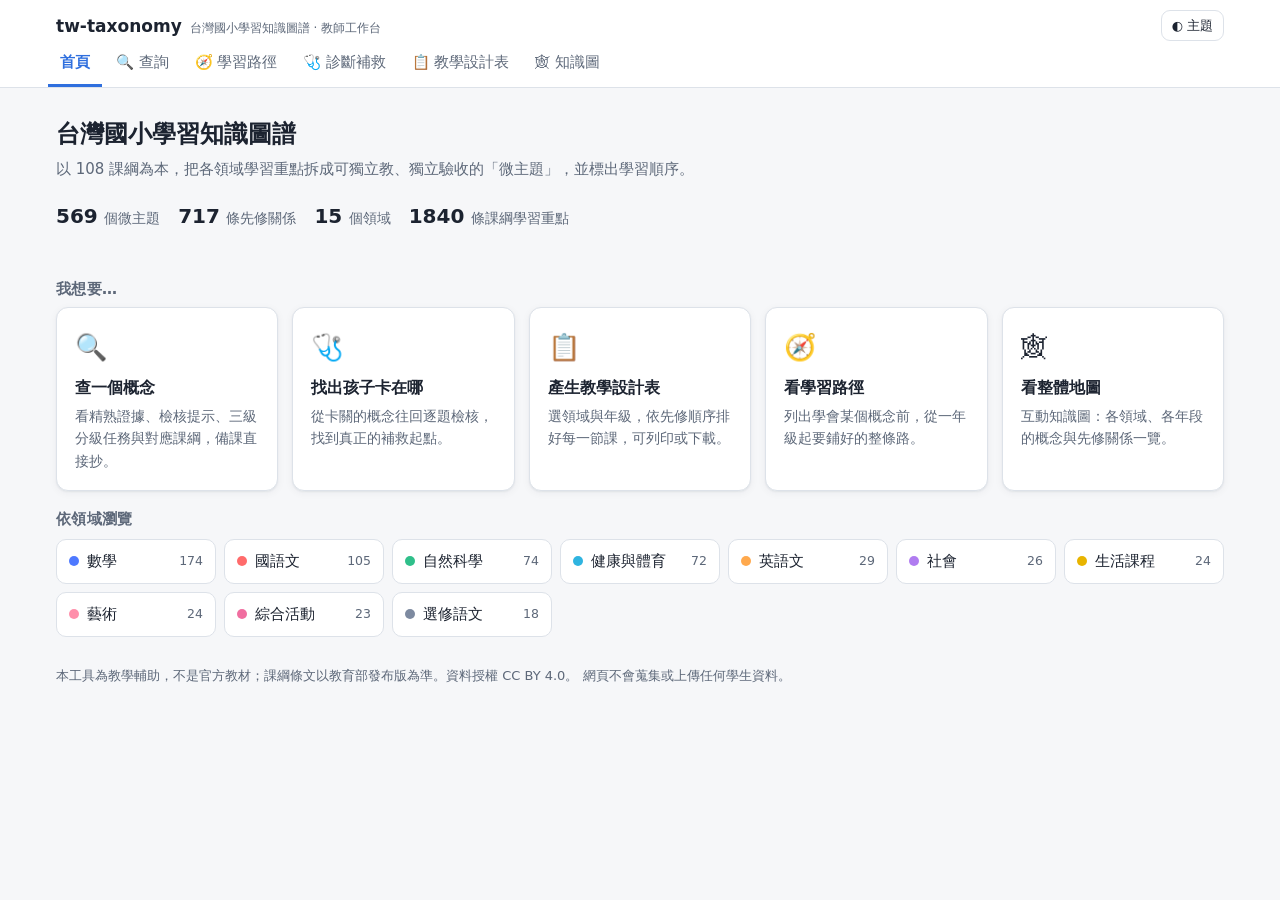
<file: index.html>
<!DOCTYPE html>
<html lang="zh-Hant">
<head>
<meta charset="utf-8">
<meta name="viewport" content="width=device-width, initial-scale=1">
<title>tw-taxonomy 教師工作台</title>
<meta http-equiv="refresh" content="0; url=app/index.html">
<style>body{font-family:system-ui,"Noto Sans TC","Microsoft JhengHei",sans-serif;padding:40px 16px;text-align:center;color:#1c2330;background:#f6f7f9}</style>
</head>
<body>
<p>正在開啟教師工作台…</p>
<p><a href="app/index.html">沒有自動跳轉請點這裡</a></p>
</body>
</html>
</file>
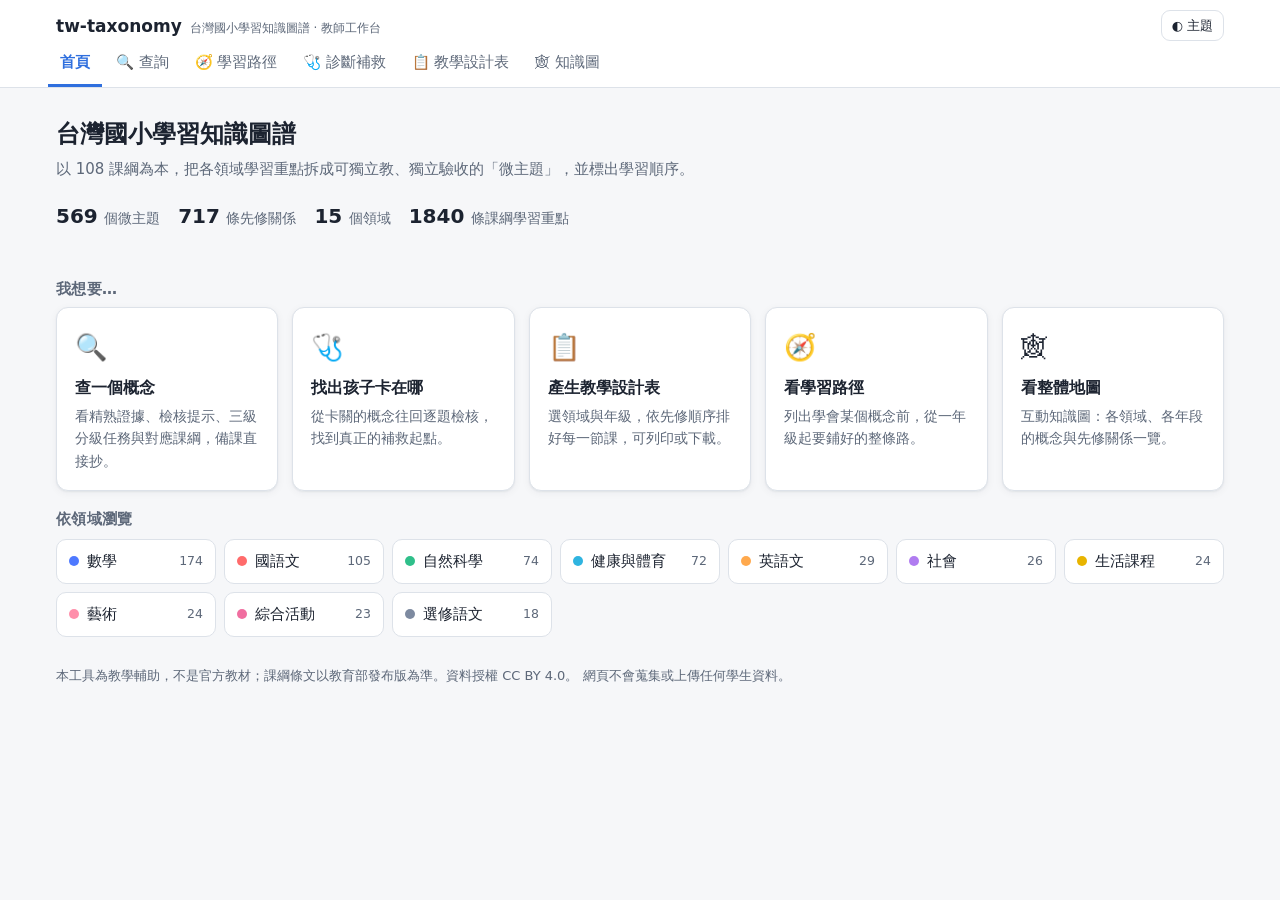
<file: app/index.html>
<!DOCTYPE html>
<html lang="zh-Hant">
<head>
<meta charset="utf-8">
<meta name="viewport" content="width=device-width, initial-scale=1">
<title>tw-taxonomy 教師工作台</title>
<meta name="description" content="以 108 課綱為本的台灣國小學習知識圖譜：查詢微主題、追學習路徑、診斷補救、產生逐課教學設計表。">
<link rel="stylesheet" href="css/app.css">
<script>
  // 先套用記住的主題，避免閃爍
  try { var th = localStorage.getItem('twt-theme'); if (th) document.documentElement.dataset.theme = th; } catch (e) {}
</script>
</head>
<body>
<header class="top">
  <div class="top-inner">
    <a class="brand" href="#/">tw-taxonomy <small>台灣國小學習知識圖譜 · 教師工作台</small></a>
    <button class="btn small theme-btn" id="theme" type="button" title="切換淺色／深色">◐ 主題</button>
  </div>
  <nav class="tabs" id="tabs">
    <a href="#/" data-tab="home">首頁</a>
    <a href="#/search" data-tab="search">🔍 查詢</a>
    <a href="#/path" data-tab="path">🧭 學習路徑</a>
    <a href="#/diagnose" data-tab="diagnose">🩺 診斷補救</a>
    <a href="#/plan" data-tab="plan">📋 教學設計表</a>
    <a href="#/graph" data-tab="graph">🕸 知識圖</a>
  </nav>
</header>
<main id="view"><p class="empty">載入中…</p></main>
<div class="toast" id="toast"></div>
<noscript><p class="empty">這個網頁需要啟用 JavaScript。</p></noscript>

<!-- vendor/d3.min.js 由知識圖分頁按需載入 -->
<script src="../lib/taxonomy.js"></script>
<script src="data.js"></script>
<script src="js/graph.js"></script>
<script src="js/app.js"></script>
</body>
</html>
</file>
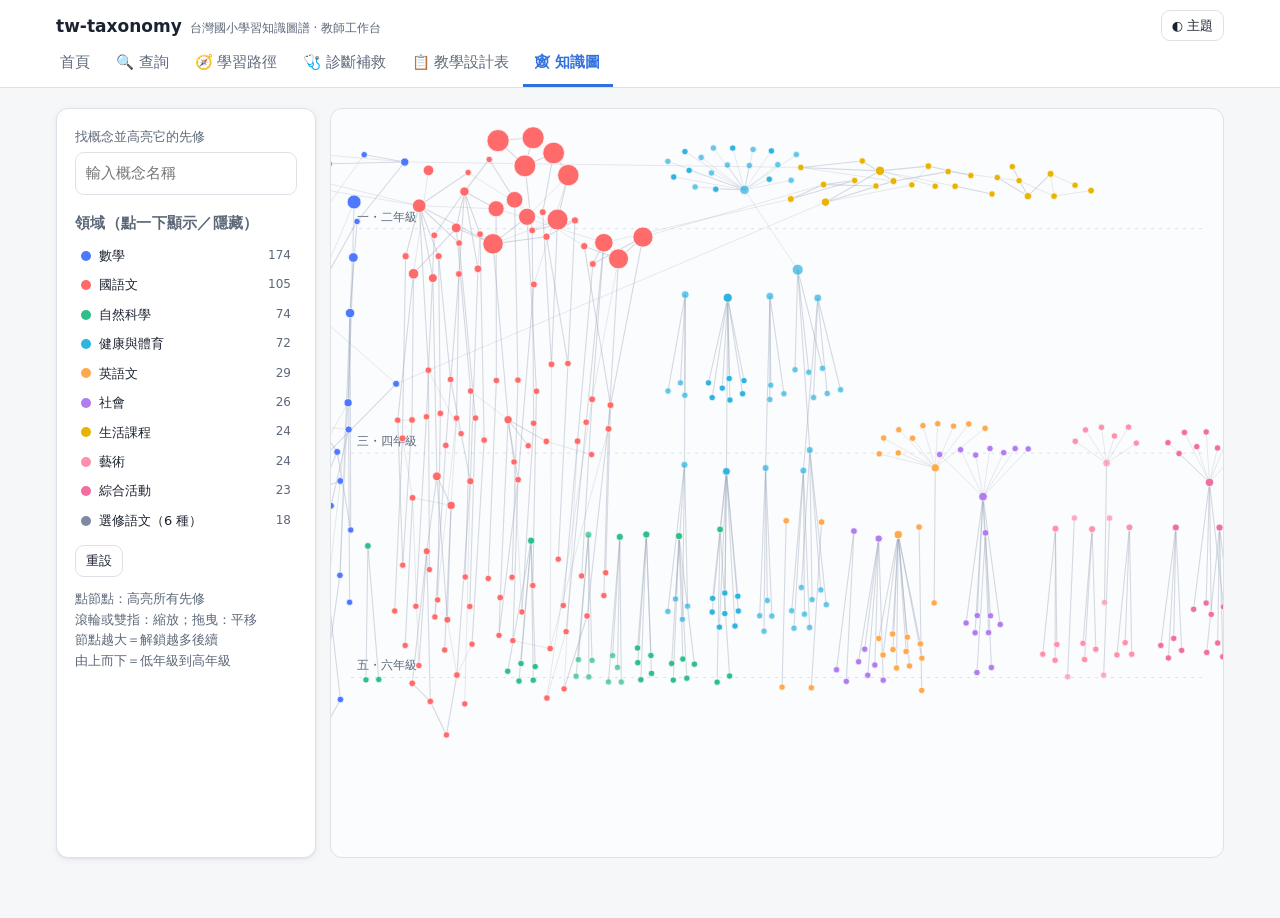
<file: viz/index.html>
<!DOCTYPE html>
<html lang="zh-Hant">
<head>
<meta charset="utf-8">
<meta name="viewport" content="width=device-width, initial-scale=1">
<title>知識圖已搬家</title>
<meta http-equiv="refresh" content="0; url=../app/index.html#/graph">
<style>body{font-family:system-ui,"Noto Sans TC","Microsoft JhengHei",sans-serif;padding:40px 16px;text-align:center;color:#1c2330;background:#f6f7f9}</style>
</head>
<body>
<p>互動知識圖已整合進教師工作台，正在帶你過去…</p>
<p><a href="../app/index.html#/graph">沒有自動跳轉請點這裡</a></p>
</body>
</html>
</file>
<file: app/css/app.css>
/* tw-taxonomy 教師工作台 */
:root {
  --bg: #f6f7f9;
  --surface: #ffffff;
  --surface-2: #f0f2f5;
  --fg: #1c2330;
  --muted: #5d6879;
  --line: #dde2e9;
  --accent: #2f6fde;
  --accent-soft: #e6eefc;
  --ok: #1f8a4c;
  --ok-soft: #e3f4ea;
  --bad: #c2412d;
  --bad-soft: #fbe9e6;
  --warn: #9a6a00;
  --warn-soft: #fdf3d9;
  --shadow: 0 1px 2px rgba(20, 30, 50, .06), 0 2px 8px rgba(20, 30, 50, .05);
  --radius: 12px;
  --graph-link: #9aa6b8;
  --graph-hi: #e0a400;
  --graph-bg: #fbfcfd;
  color-scheme: light;
}
@media (prefers-color-scheme: dark) {
  :root:not([data-theme="light"]) {
    --bg: #0f1419; --surface: #182029; --surface-2: #1f2934; --fg: #e6edf3; --muted: #93a0b2;
    --line: #2b3a4d; --accent: #6ea0ff; --accent-soft: #1c2c47; --ok: #4cc488; --ok-soft: #173326;
    --bad: #ff8a75; --bad-soft: #3a1f1b; --warn: #f0c050; --warn-soft: #3a3016;
    --shadow: none; --graph-link: #3a4d66; --graph-hi: #ffd43b; --graph-bg: #0f1419;
    color-scheme: dark;
  }
}
:root[data-theme="dark"] {
  --bg: #0f1419; --surface: #182029; --surface-2: #1f2934; --fg: #e6edf3; --muted: #93a0b2;
  --line: #2b3a4d; --accent: #6ea0ff; --accent-soft: #1c2c47; --ok: #4cc488; --ok-soft: #173326;
  --bad: #ff8a75; --bad-soft: #3a1f1b; --warn: #f0c050; --warn-soft: #3a3016;
  --shadow: none; --graph-link: #3a4d66; --graph-hi: #ffd43b; --graph-bg: #0f1419;
  color-scheme: dark;
}

* { box-sizing: border-box; }
html { -webkit-text-size-adjust: 100%; }
body {
  margin: 0; background: var(--bg); color: var(--fg);
  font: 15px/1.65 "PingFang TC", "Noto Sans TC", "Microsoft JhengHei", system-ui, sans-serif;
}
a { color: var(--accent); text-decoration: none; }
a:hover { text-decoration: underline; }
h1, h2, h3 { line-height: 1.35; margin: 0; }
h2 { font-size: 20px; }
h3 { font-size: 15px; margin: 18px 0 8px; color: var(--muted); font-weight: 600; letter-spacing: .02em; }
ul { margin: 0; padding-left: 20px; }
li { margin: 3px 0; }
button, select, input { font: inherit; color: inherit; }

/* ---------- 頁首與分頁 ---------- */
.top {
  position: sticky; top: 0; z-index: 20; background: var(--surface);
  border-bottom: 1px solid var(--line);
}
.top-inner {
  max-width: 1200px; margin: 0 auto; padding: 10px 16px 0;
  display: flex; align-items: center; gap: 12px; flex-wrap: wrap;
}
.brand { display: flex; align-items: baseline; gap: 8px; color: var(--fg); font-weight: 700; font-size: 17px; }
.brand small { color: var(--muted); font-weight: 400; font-size: 12px; }
.brand:hover { text-decoration: none; }
.theme-btn { margin-left: auto; }
.tabs {
  max-width: 1200px; margin: 0 auto; padding: 0 8px; display: flex; gap: 2px;
  overflow-x: auto; scrollbar-width: none;
}
.tabs::-webkit-scrollbar { display: none; }
.tabs a {
  flex: none; padding: 10px 12px 9px; color: var(--muted); border-bottom: 3px solid transparent;
  white-space: nowrap; font-size: 14.5px;
}
.tabs a:hover { color: var(--fg); text-decoration: none; }
.tabs a.on { color: var(--accent); border-bottom-color: var(--accent); font-weight: 600; }

main { max-width: 1200px; margin: 0 auto; padding: 20px 16px 60px; }
.lead { color: var(--muted); margin: 6px 0 18px; }

/* ---------- 共用元件 ---------- */
.card {
  background: var(--surface); border: 1px solid var(--line); border-radius: var(--radius);
  padding: 18px; box-shadow: var(--shadow);
}
.card + .card { margin-top: 14px; }
.btn {
  display: inline-flex; align-items: center; justify-content: center; gap: 6px;
  padding: 8px 14px; border-radius: 9px; border: 1px solid var(--line);
  background: var(--surface); cursor: pointer; font-size: 14px; white-space: nowrap; min-height: 38px;
}
.btn:hover { background: var(--surface-2); text-decoration: none; }
.btn.primary { background: var(--accent); border-color: var(--accent); color: #fff; }
.btn.primary:hover { filter: brightness(1.08); }
.btn.ok { background: var(--ok); border-color: var(--ok); color: #fff; }
.btn.bad { background: var(--bad); border-color: var(--bad); color: #fff; }
.btn.small { padding: 4px 10px; min-height: 30px; font-size: 13px; }
.btn:disabled { opacity: .45; cursor: default; }
.row { display: flex; gap: 10px; flex-wrap: wrap; align-items: center; }
.row.end { justify-content: flex-end; }
.spacer { flex: 1; }
.muted { color: var(--muted); }
.small { font-size: 13px; }
.chip {
  display: inline-block; padding: 1px 9px; border-radius: 999px; font-size: 12.5px;
  background: var(--surface-2); color: var(--muted); border: 1px solid var(--line); white-space: nowrap;
}
.chip.accent { background: var(--accent-soft); color: var(--accent); border-color: transparent; }
.chip.warn { background: var(--warn-soft); color: var(--warn); border-color: transparent; }
.chip.ok { background: var(--ok-soft); color: var(--ok); border-color: transparent; }
.chip.bad { background: var(--bad-soft); color: var(--bad); border-color: transparent; }
.chips { display: flex; flex-wrap: wrap; gap: 6px; }
.dot { display: inline-block; width: 10px; height: 10px; border-radius: 50%; flex: none; }
.empty { text-align: center; color: var(--muted); padding: 40px 10px; }

.field { display: flex; flex-direction: column; gap: 4px; min-width: 0; }
.field > span { font-size: 12.5px; color: var(--muted); }
select, input[type="text"], input[type="search"] {
  border: 1px solid var(--line); background: var(--surface); border-radius: 9px;
  padding: 8px 10px; min-height: 40px; width: 100%;
}
select:focus, input:focus { outline: 2px solid var(--accent-soft); border-color: var(--accent); }
.filters { display: grid; grid-template-columns: 2fr 1fr 1fr 1fr; gap: 10px; margin-bottom: 14px; }
label.check { display: inline-flex; gap: 6px; align-items: center; cursor: pointer; font-size: 14px; }

/* ---------- 首頁 ---------- */
.hero { padding: 10px 0 6px; }
.hero h1 { font-size: 24px; }
.stats { display: flex; gap: 18px; flex-wrap: wrap; margin: 12px 0 22px; color: var(--muted); font-size: 14px; }
.stats b { color: var(--fg); font-size: 20px; margin-right: 2px; }
.quick { display: grid; grid-template-columns: repeat(auto-fill, minmax(200px, 1fr)); gap: 14px; }
.quick .card + .card, .subjects .card + .card { margin-top: 0; }
.quick a.card { color: var(--fg); display: block; transition: border-color .15s; }
.quick a.card:hover { border-color: var(--accent); text-decoration: none; }
.quick .ico { font-size: 26px; }
.quick b { display: block; font-size: 16px; margin: 6px 0 4px; }
.quick p { margin: 0; color: var(--muted); font-size: 13.5px; }
.subjects { display: grid; grid-template-columns: repeat(auto-fill, minmax(160px, 1fr)); gap: 8px; margin-top: 10px; }
.subjects a {
  display: flex; align-items: center; gap: 8px; padding: 9px 12px; border-radius: 10px;
  background: var(--surface); border: 1px solid var(--line); color: var(--fg);
}
.subjects a:hover { border-color: var(--accent); text-decoration: none; }
.subjects .n { margin-left: auto; color: var(--muted); font-size: 12.5px; }

/* ---------- 查詢 ---------- */
.results { display: grid; gap: 8px; }
.result {
  display: block; padding: 12px 14px; background: var(--surface); border: 1px solid var(--line);
  border-radius: 10px; color: var(--fg);
}
.result:hover { border-color: var(--accent); text-decoration: none; }
.result .nm { font-weight: 600; display: flex; gap: 8px; align-items: center; flex-wrap: wrap; }
.result .ds { color: var(--muted); font-size: 13.5px; margin-top: 2px;
  display: -webkit-box; -webkit-line-clamp: 2; -webkit-box-orient: vertical; overflow: hidden; }
.count { color: var(--muted); font-size: 13px; margin: 0 0 8px; }

/* ---------- 微主題詳情 ---------- */
.detail-head { display: flex; gap: 14px; align-items: flex-start; flex-wrap: wrap; }
.detail-head h2 { font-size: 23px; }
.detail-grid { display: grid; grid-template-columns: minmax(0, 3fr) minmax(0, 2fr); gap: 14px; margin-top: 14px; }
.evidence li { list-style: none; margin-left: -20px; }
.evidence label { display: flex; gap: 8px; align-items: flex-start; cursor: pointer; }
.evidence input { margin-top: 5px; }
.prompt {
  background: var(--accent-soft); border-radius: 10px; padding: 12px 14px; margin-top: 8px; font-size: 15.5px;
}
.tasks { display: grid; grid-template-columns: repeat(3, 1fr); gap: 8px; }
.task { border: 1px solid var(--line); border-radius: 10px; padding: 10px 12px; font-size: 14px; }
.task b { display: block; font-size: 13px; margin-bottom: 3px; }
.task.advanced b { color: var(--accent); }
.task.basic b { color: var(--ok); }
.task.foundational b { color: var(--warn); }
.code { margin: 6px 0; font-size: 14px; }
.code .k { font-family: ui-monospace, Menlo, Consolas, monospace; font-size: 13px; margin-right: 6px; }
.rel { list-style: none; padding: 0; }
.rel li { padding: 7px 0; border-bottom: 1px dashed var(--line); }
.rel li:last-child { border-bottom: none; }
.rel .why { color: var(--muted); font-size: 13px; }
.parent { background: var(--warn-soft); border-radius: 10px; padding: 12px 14px; font-size: 14px; }

/* ---------- 選擇微主題（自動完成） ---------- */
.picker { position: relative; }
.picker-list {
  position: absolute; z-index: 30; left: 0; right: 0; top: calc(100% + 4px);
  background: var(--surface); border: 1px solid var(--line); border-radius: 10px;
  box-shadow: 0 8px 24px rgba(0, 0, 0, .15); max-height: 320px; overflow-y: auto; display: none;
}
.picker-list.open { display: block; }
.picker-list button {
  display: block; width: 100%; text-align: left; border: 0; background: none; padding: 9px 12px; cursor: pointer;
}
.picker-list button:hover, .picker-list button.act { background: var(--surface-2); }
.picker-list .m { color: var(--muted); font-size: 12.5px; margin-left: 6px; }

/* ---------- 學習路徑 ---------- */
.timeline { position: relative; margin-top: 10px; }
.tl-grade { display: grid; grid-template-columns: 74px 1fr; gap: 12px; margin-bottom: 14px; }
.tl-label {
  font-weight: 700; color: var(--accent); text-align: right; padding-top: 6px; font-size: 14px;
}
.tl-items { display: flex; flex-wrap: wrap; gap: 8px; border-left: 3px solid var(--accent-soft); padding-left: 12px; }
.tl-item {
  display: inline-flex; align-items: center; gap: 6px; padding: 6px 11px; background: var(--surface);
  border: 1px solid var(--line); border-radius: 999px; font-size: 14px; color: var(--fg);
}
.tl-item:hover { border-color: var(--accent); text-decoration: none; }
.tl-item.target { background: var(--accent); color: #fff; border-color: var(--accent); }

/* ---------- 診斷 ---------- */
.steps { display: flex; gap: 6px; margin-bottom: 14px; flex-wrap: wrap; }
.steps span { padding: 4px 12px; border-radius: 999px; background: var(--surface-2); color: var(--muted); font-size: 13px; }
.steps span.on { background: var(--accent); color: #fff; }
.question h2 { font-size: 22px; margin: 4px 0 8px; }
.answer { display: grid; grid-template-columns: 1fr 1fr; gap: 10px; margin-top: 16px; }
.answer .btn { min-height: 56px; font-size: 17px; }
.history { margin-top: 14px; display: flex; flex-wrap: wrap; gap: 6px; }
.start { border: 2px solid var(--bad); }
.remed { counter-reset: r; list-style: none; padding: 0; }
.remed > li { counter-increment: r; padding: 12px 0 12px 40px; position: relative; border-bottom: 1px solid var(--line); }
.remed > li::before {
  content: counter(r); position: absolute; left: 0; top: 12px; width: 28px; height: 28px; border-radius: 50%;
  background: var(--surface-2); text-align: center; line-height: 28px; font-weight: 700; font-size: 14px;
}
.remed > li.is-start::before { background: var(--bad); color: #fff; }

/* ---------- 教學設計表 ---------- */
.plan-controls { display: grid; grid-template-columns: 1fr 1fr auto; gap: 10px; align-items: end; }
.lesson h3 { color: var(--fg); font-size: 16px; margin: 0 0 8px; }
.lesson dl { display: grid; grid-template-columns: 92px 1fr; gap: 6px 12px; margin: 0; font-size: 14px; }
.lesson dt { color: var(--muted); }
.lesson dd { margin: 0; }
.lesson-no { color: var(--accent); margin-right: 6px; }

/* ---------- 知識圖 ---------- */
.graph-wrap { display: grid; grid-template-columns: 260px 1fr; gap: 14px; height: calc(100vh - 150px); min-height: 480px; }
.graph-side { overflow-y: auto; }
.graph-stage {
  position: relative; background: var(--graph-bg); border: 1px solid var(--line); border-radius: var(--radius); overflow: hidden;
}
.graph-stage svg { display: block; width: 100%; height: 100%; }
.graph-stage .bands text { fill: var(--muted); font-size: 12px; }
.graph-stage .bands line { stroke: var(--line); stroke-dasharray: 3 5; }
.graph-stage circle { cursor: pointer; }
.legend div {
  display: flex; align-items: center; gap: 8px; font-size: 13px; padding: 4px 6px; border-radius: 6px;
  cursor: pointer; user-select: none;
}
.legend div:hover { background: var(--surface-2); }
.legend .off { opacity: .35; }
.legend .n { margin-left: auto; color: var(--muted); font-size: 12px; }
.tip {
  position: absolute; pointer-events: none; background: var(--surface); border: 1px solid var(--line);
  padding: 5px 9px; border-radius: 6px; font-size: 12.5px; max-width: 240px; display: none; box-shadow: var(--shadow);
}

.toast {
  position: fixed; left: 50%; bottom: 24px; transform: translateX(-50%); background: var(--fg); color: var(--bg);
  padding: 9px 16px; border-radius: 9px; font-size: 14px; z-index: 50; opacity: 0; transition: opacity .2s; pointer-events: none;
}
.toast.show { opacity: 1; }

/* ---------- 手機 ---------- */
@media (max-width: 760px) {
  body { font-size: 15px; }
  .brand small { display: none; }
  .filters { grid-template-columns: 1fr 1fr; }
  .filters .field:first-child { grid-column: 1 / -1; }
  .detail-grid { grid-template-columns: 1fr; }
  .tasks { grid-template-columns: 1fr; }
  .plan-controls { grid-template-columns: 1fr 1fr; }
  .plan-controls .btn { grid-column: 1 / -1; }
  .lesson dl { grid-template-columns: 1fr; gap: 0; }
  .lesson dt { margin-top: 6px; }
  .tl-grade { grid-template-columns: 1fr; gap: 4px; }
  .tl-label { text-align: left; }
  .graph-wrap { grid-template-columns: 1fr; height: auto; }
  .graph-stage { height: 70vh; }
  .graph-side { order: 2; }
  .hero h1 { font-size: 21px; }
}

/* ---------- 列印 ---------- */
@media print {
  :root { --bg: #fff; --surface: #fff; --shadow: none; }
  .top, .no-print, .btn { display: none !important; }
  main { padding: 0; max-width: none; }
  .card { border: none; padding: 0; box-shadow: none; break-inside: avoid; }
  .card + .card { margin-top: 18px; }
  a { color: inherit; }
}
</file>
